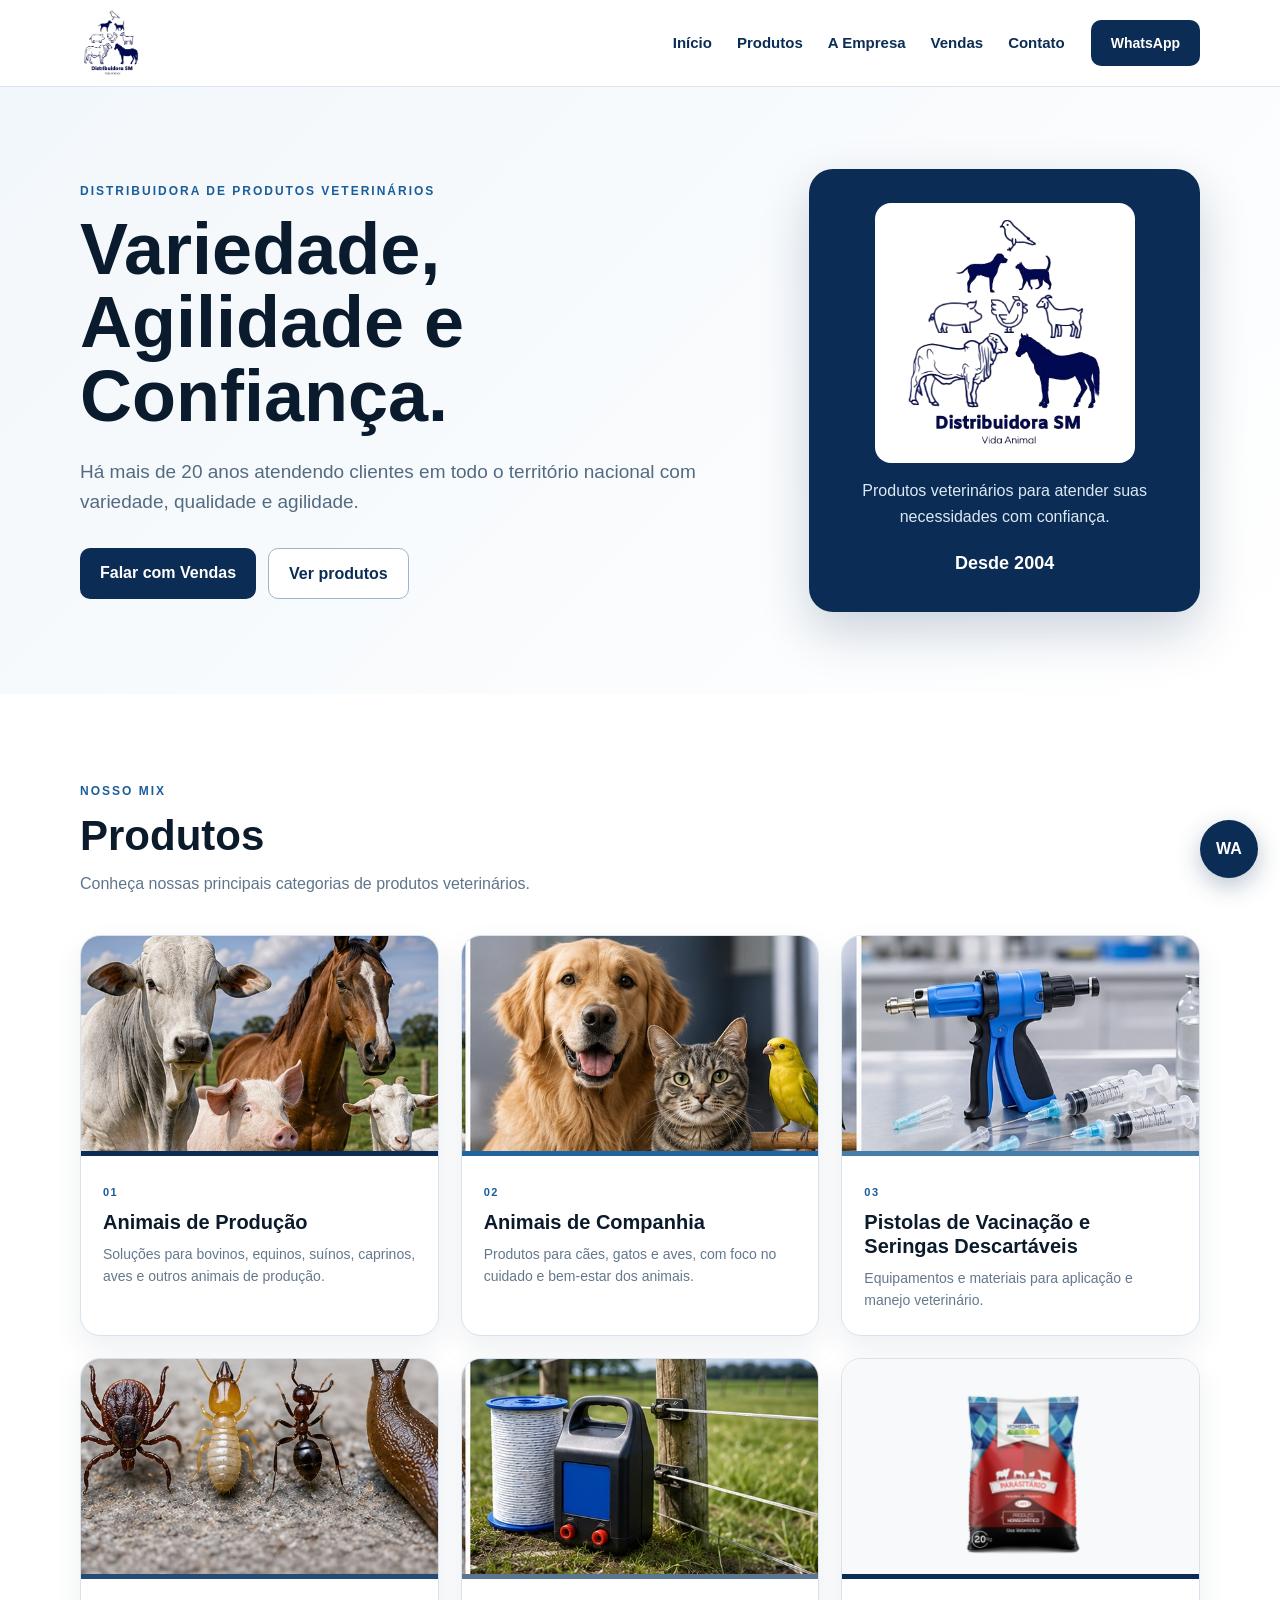
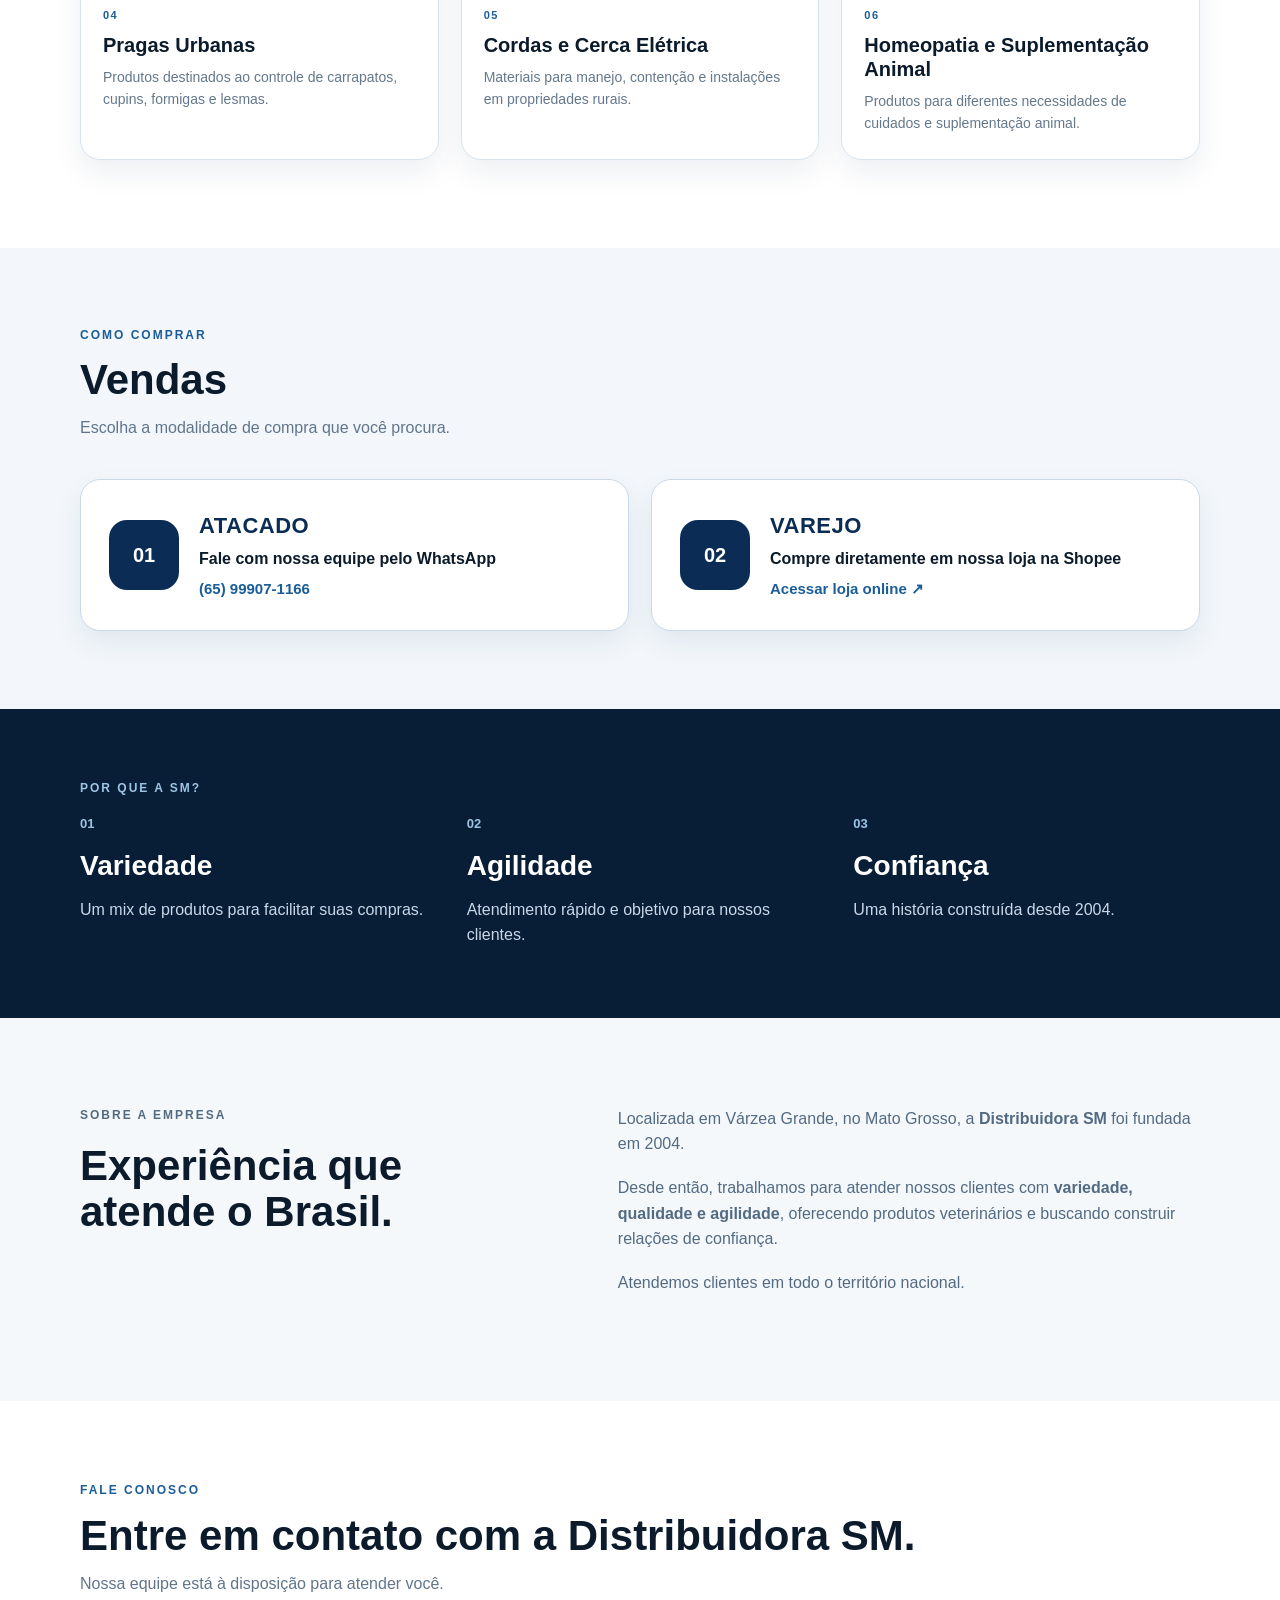
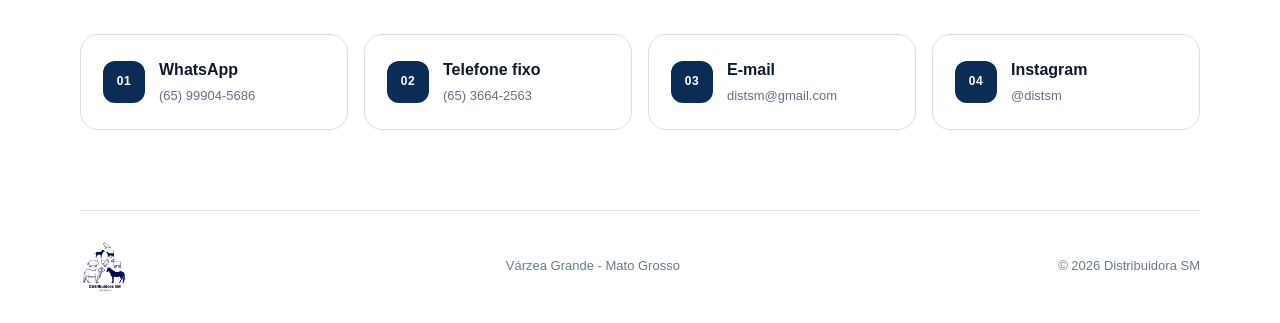
<file: index.html>
<!DOCTYPE html>
<html lang="pt-BR">
<head>
  <meta charset="UTF-8">
  <meta name="viewport" content="width=device-width, initial-scale=1.0">
  <meta name="description" content="Distribuidora SM - Distribuidora de Produtos Veterinários. Variedade, Agilidade e Confiança desde 2004.">
  <meta name="theme-color" content="#0b2d55">
  <title>Distribuidora SM | Produtos Veterinários</title>
  <link rel="stylesheet" href="style.css">
</head>
<body>
  <header class="header">
    <div class="container nav">
      <a class="logo" href="#inicio" aria-label="Distribuidora SM - início">
        <img src="logo.png" alt="Distribuidora SM - Vida Animal">
      </a>
      <nav aria-label="Navegação principal">
        <a href="#inicio">Início</a>
        <a href="#produtos">Produtos</a>
        <a href="#empresa">A Empresa</a>
        <a href="#vendas">Vendas</a>
        <a href="#contato">Contato</a>
      </nav>
      <a class="nav-whatsapp" href="https://wa.me/5565999045686" target="_blank" rel="noopener">WhatsApp</a>
    </div>
  </header>

  <main>
    <section id="inicio" class="hero">
      <div class="container hero-content">
        <div>
          <p class="eyebrow">DISTRIBUIDORA DE PRODUTOS VETERINÁRIOS</p>
          <h1>Variedade, Agilidade e Confiança.</h1>
          <p class="hero-text">Há mais de 20 anos atendendo clientes em todo o território nacional com variedade, qualidade e agilidade.</p>
          <div class="buttons">
            <a class="btn primary" href="https://wa.me/5565999071166?text=Olá!%20Gostaria%20de%20informações%20sobre%20vendas%20no%20atacado." target="_blank" rel="noopener">Falar com Vendas</a>
            <a class="btn secondary" href="#produtos">Ver produtos</a>
          </div>
        </div>
        <div class="hero-card">
          <img class="hero-logo" src="logo.png" alt="Distribuidora SM">
          <p>Produtos veterinários para atender suas necessidades com confiança.</p>
          <strong>Desde 2004</strong>
        </div>
      </div>
    </section>

    <section id="produtos" class="section products-section">
      <div class="container">
        <p class="eyebrow">NOSSO MIX</p>
        <h2 class="section-title">Produtos</h2>
        <p class="section-intro">Conheça nossas principais categorias de produtos veterinários.</p>

        <div class="products-grid">
          <article class="product-card">
            <div class="product-photo"><img src="prod-producao.jpg" alt="Animais de produção em uma propriedade rural"></div>
            <div class="product-body"><span class="product-number">01</span><h3>Animais de Produção</h3><p>Soluções para bovinos, equinos, suínos, caprinos, aves e outros animais de produção.</p></div>
          </article>

          <article class="product-card">
            <div class="product-photo"><img src="prod-companhia.jpg" alt="Cachorro, gato e passarinho de companhia"></div>
            <div class="product-body"><span class="product-number">02</span><h3>Animais de Companhia</h3><p>Produtos para cães, gatos e aves, com foco no cuidado e bem-estar dos animais.</p></div>
          </article>

          <article class="product-card">
            <div class="product-photo"><img src="prod-vacinacao.jpg" alt="Pistola de vacinação, seringas e materiais veterinários"></div>
            <div class="product-body"><span class="product-number">03</span><h3>Pistolas de Vacinação e Seringas Descartáveis</h3><p>Equipamentos e materiais para aplicação e manejo veterinário.</p></div>
          </article>

          <article class="product-card">
            <div class="product-photo"><img src="prod-pragas.jpg" alt="Carrapato, cupim, formiga e lesma"></div>
            <div class="product-body"><span class="product-number">04</span><h3>Pragas Urbanas</h3><p>Produtos destinados ao controle de carrapatos, cupins, formigas e lesmas.</p></div>
          </article>

          <article class="product-card">
            <div class="product-photo"><img src="prod-cordas.jpg" alt="Cerca elétrica, fios e equipamentos de manejo"></div>
            <div class="product-body"><span class="product-number">05</span><h3>Cordas e Cerca Elétrica</h3><p>Materiais para manejo, contenção e instalações em propriedades rurais.</p></div>
          </article>

          <article class="product-card">
            <div class="product-photo"><img src="homeopatia-homeo-vita.png" alt="Homeo-Vita Parasitário, produto de homeopatia animal"></div>
            <div class="product-body"><span class="product-number">06</span><h3>Homeopatia e Suplementação Animal</h3><p>Produtos para diferentes necessidades de cuidados e suplementação animal.</p></div>
          </article>
        </div>
      </div>
    </section>

    <section id="vendas" class="sales-section">
      <div class="container">
        <p class="eyebrow">COMO COMPRAR</p>
        <h2 class="section-title">Vendas</h2>
        <p class="section-intro">Escolha a modalidade de compra que você procura.</p>
        <div class="sales-grid">
          <a class="sales-card" href="https://wa.me/5565999071166?text=Olá!%20Gostaria%20de%20informações%20sobre%20vendas%20no%20atacado." target="_blank" rel="noopener">
            <div class="sales-icon">01</div>
            <div><span class="sales-label">ATACADO</span><strong>Fale com nossa equipe pelo WhatsApp</strong><small>(65) 99907-1166</small></div>
          </a>
          <a class="sales-card" href="https://s.shopee.com.br/LmyEhmrbj" target="_blank" rel="noopener noreferrer">
            <div class="sales-icon">02</div>
            <div><span class="sales-label">VAREJO</span><strong>Compre diretamente em nossa loja na Shopee</strong><small>Acessar loja online ↗</small></div>
          </a>
        </div>
      </div>
    </section>

    <section class="values">
      <div class="container">
        <p class="eyebrow">POR QUE A SM?</p>
        <div class="values-grid">
          <div><span>01</span><h3>Variedade</h3><p>Um mix de produtos para facilitar suas compras.</p></div>
          <div><span>02</span><h3>Agilidade</h3><p>Atendimento rápido e objetivo para nossos clientes.</p></div>
          <div><span>03</span><h3>Confiança</h3><p>Uma história construída desde 2004.</p></div>
        </div>
      </div>
    </section>

    <section id="empresa" class="section about">
      <div class="container about-grid">
        <div><p class="eyebrow">SOBRE A EMPRESA</p><h2 class="section-title">Experiência que atende o Brasil.</h2></div>
        <div><p>Localizada em Várzea Grande, no Mato Grosso, a <strong>Distribuidora SM</strong> foi fundada em 2004.</p><p>Desde então, trabalhamos para atender nossos clientes com <strong>variedade, qualidade e agilidade</strong>, oferecendo produtos veterinários e buscando construir relações de confiança.</p><p>Atendemos clientes em todo o território nacional.</p></div>
      </div>
    </section>

    <section id="contato" class="contact">
      <div class="container">
        <p class="eyebrow">FALE CONOSCO</p>
        <h2 class="section-title">Entre em contato com a Distribuidora SM.</h2>
        <p class="section-intro">Nossa equipe está à disposição para atender você.</p>
        <div class="contact-grid">
          <a class="contact-card" href="https://wa.me/5565999045686?text=Olá!%20Sou%20cliente%20e%20gostaria%20de%20fazer%20uma%20cotação." target="_blank" rel="noopener"><span class="contact-icon">01</span><div><strong>WhatsApp</strong><small>(65) 99904-5686</small></div></a>
          <a class="contact-card" href="tel:+556536642563"><span class="contact-icon">02</span><div><strong>Telefone fixo</strong><small>(65) 3664-2563</small></div></a>
          <a class="contact-card" href="mailto:distsm@gmail.com"><span class="contact-icon">03</span><div><strong>E-mail</strong><small>distsm@gmail.com</small></div></a>
          <a class="contact-card" href="https://www.instagram.com/distsm/" target="_blank" rel="noopener noreferrer"><span class="contact-icon">04</span><div><strong>Instagram</strong><small>@distsm</small></div></a>
        </div>
      </div>
    </section>
  </main>

  <footer><div class="container footer-content"><div><img class="footer-logo" src="logo.png" alt="Distribuidora SM"></div><div>Várzea Grande - Mato Grosso</div><div>© 2026 Distribuidora SM</div></div></footer>
  <a class="floating-whatsapp" href="https://wa.me/5565999045686?text=Olá!%20Gostaria%20de%20falar%20com%20a%20Distribuidora%20SM." target="_blank" rel="noopener" aria-label="Falar no WhatsApp">WA</a>
</body>
</html>
</file>
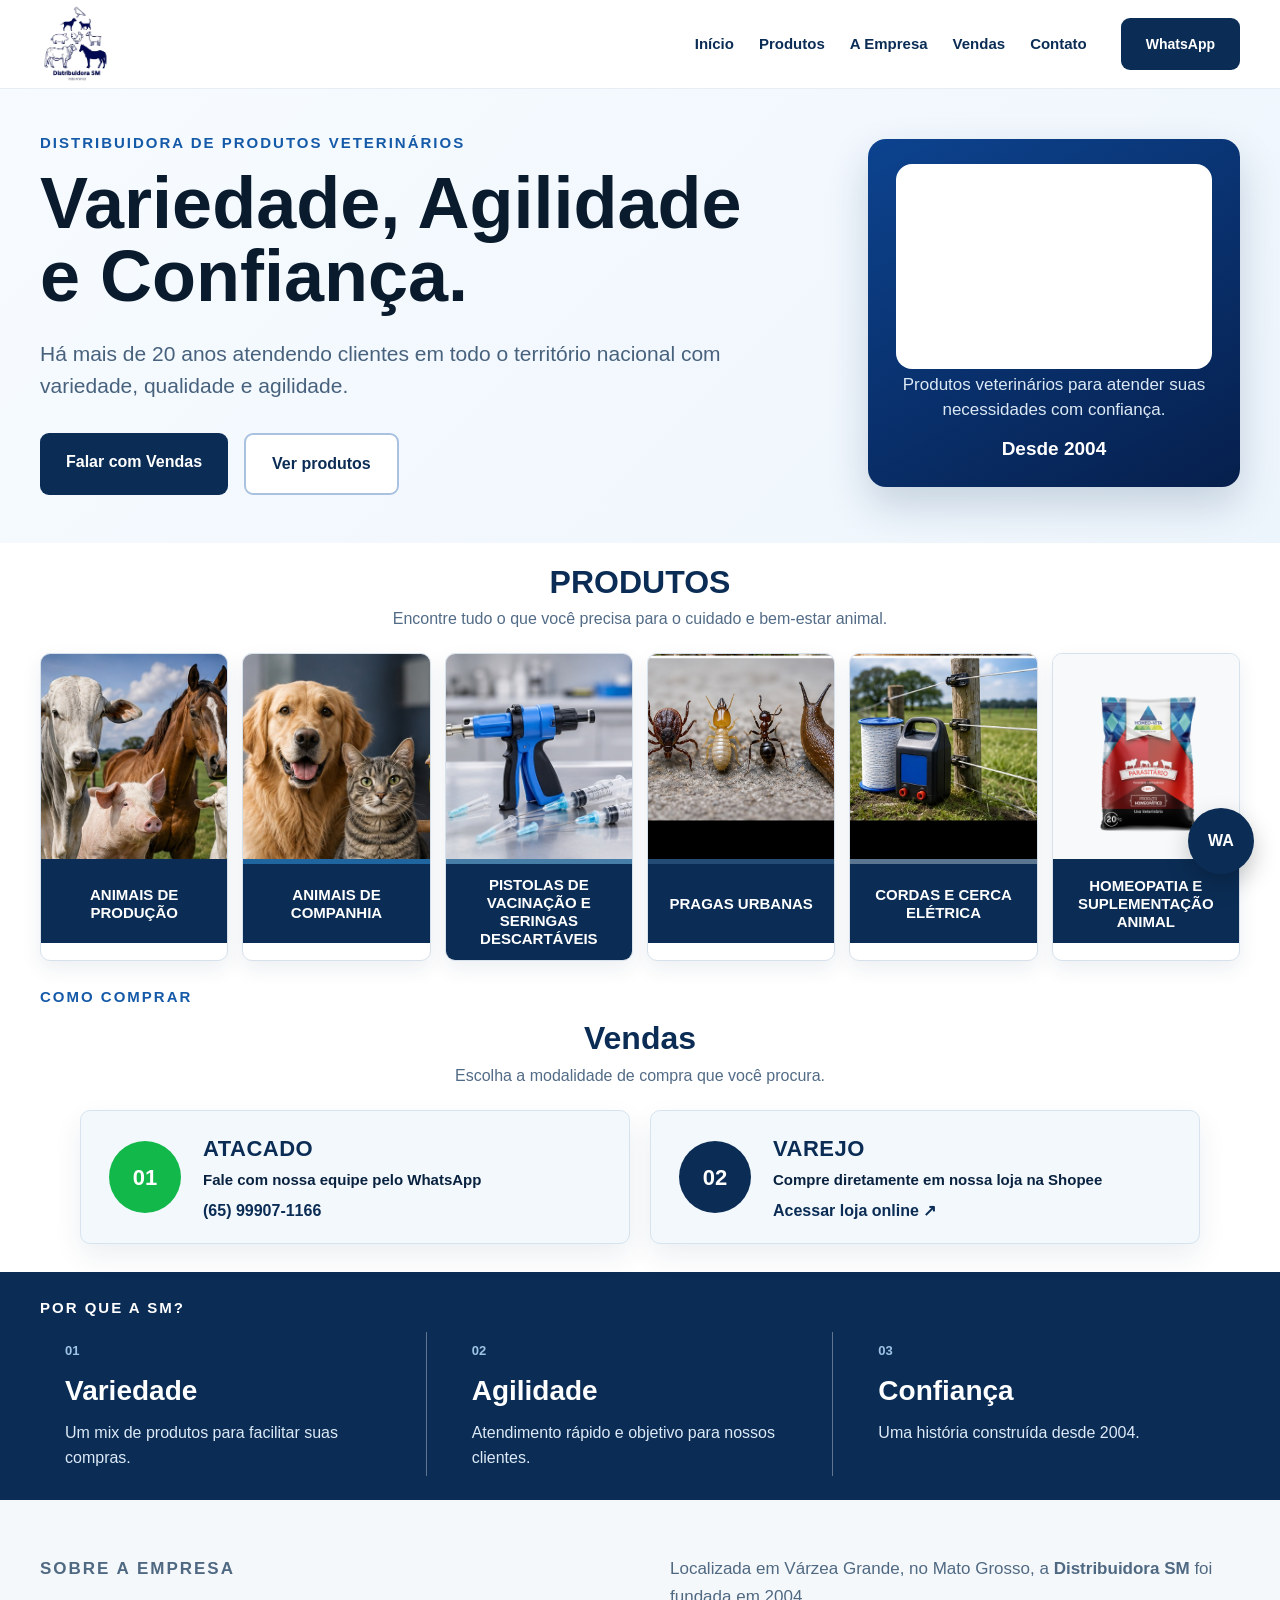
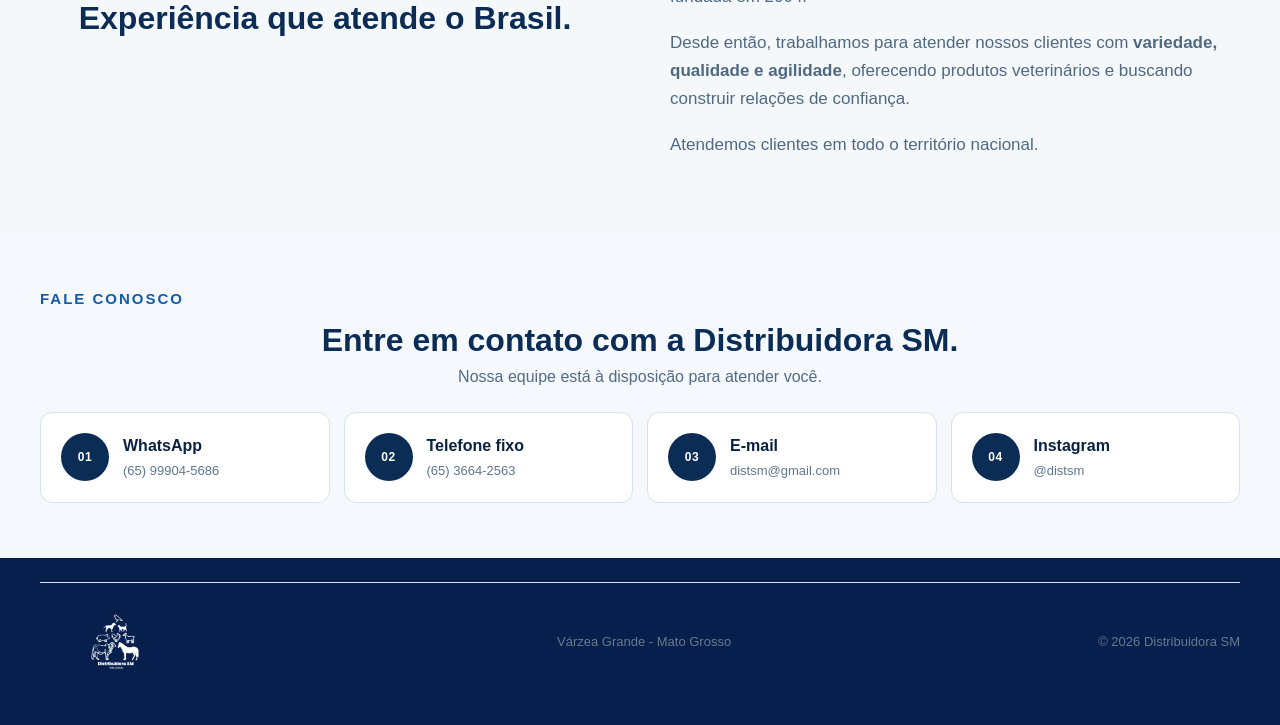
<file: index(3).html>
<!DOCTYPE html>
<html lang="pt-BR">
<head>
  <meta charset="UTF-8">
  <meta name="viewport" content="width=device-width, initial-scale=1.0">
  <meta name="description" content="Distribuidora SM - Distribuidora de Produtos Veterinários. Variedade, Agilidade e Confiança desde 2004.">
  <meta name="theme-color" content="#0b2d55">
  <title>Distribuidora SM | Produtos Veterinários</title>
  <link rel="stylesheet" href="style.css">
<style>
:root{--blue:#0b2d55;--blue2:#073f92;--ink:#09223f;--line:#dce6f1}
*{box-sizing:border-box}body{margin:0;color:var(--ink);background:#fff;font-family:Arial,Helvetica,sans-serif}.container{width:min(1400px,calc(100% - 80px));margin:auto}
.header{background:#fff;border-bottom:1px solid #e7edf4}.nav{min-height:88px;display:flex;align-items:center;gap:34px}.logo{display:flex;align-items:center;margin-right:auto}.logo img{width:190px;height:78px;object-fit:contain;object-position:left center}nav{display:flex;align-items:center;gap:34px}nav a{color:var(--ink);font-weight:800;text-decoration:none;font-size:16px}.nav-whatsapp{background:var(--blue);color:#fff;text-decoration:none;font-weight:800;padding:15px 25px;border-radius:9px}
.hero{background:linear-gradient(135deg,#f7fbff,#edf5fc);padding:42px 0 48px}.hero-content{display:grid;grid-template-columns:1.35fr .65fr;gap:55px;align-items:center}.eyebrow{margin:0 0 12px;color:#155aa8;font-weight:900;letter-spacing:2px;font-size:15px}h1{font-size:clamp(46px,5vw,76px);line-height:.98;margin:0 0 24px;color:#0a2441}.hero-text{font-size:21px;line-height:1.55;color:#48627d;max-width:760px;margin:0 0 30px}.buttons{display:flex;gap:16px}.btn{display:inline-block;text-decoration:none;font-weight:900;padding:16px 26px;border-radius:9px}.btn.primary{background:var(--blue);color:#fff}.btn.secondary{background:#fff;color:var(--blue);border:2px solid #a9c2df}
.hero-card{background:linear-gradient(150deg,#0c438f,#061f4c);border-radius:18px;padding:25px 28px 22px;text-align:center;color:#fff;box-shadow:0 18px 40px rgba(8,45,85,.18)}.hero-logo{width:100%;height:205px;object-fit:contain;mix-blend-mode:screen;filter:grayscale(1) brightness(0) invert(1);margin-bottom:4px}.hero-card p{font-size:17px;line-height:1.45;margin:4px auto 12px;max-width:390px}.hero-card strong{font-size:19px}
.products-section{padding:22px 0 12px;background:#fff}.section-title{text-align:center;font-size:32px;margin:0 0 6px;color:var(--blue)}.section-intro{text-align:center;color:#526b86;margin:0 auto 22px;font-size:16px}.products-grid{display:grid;grid-template-columns:repeat(6,1fr);gap:14px}.product-card{background:#fff;border:1px solid #d7e1ec;border-radius:10px;overflow:hidden;box-shadow:0 8px 20px rgba(11,45,85,.08);transition:.2s}.product-card:hover{transform:translateY(-4px);box-shadow:0 14px 28px rgba(11,45,85,.14)}.product-photo{height:205px;background:#f0f4f8;overflow:hidden}.product-photo img{width:100%;height:100%;object-fit:cover;display:block}.product-body{background:var(--blue);color:#fff;min-height:84px;padding:12px 10px;text-align:center;display:flex;align-items:center;justify-content:center}.product-body h3{margin:0;color:#fff;font-size:15px;line-height:1.2;text-transform:uppercase}.product-body p,.product-number{display:none}
.sales-section{padding:12px 0 28px;background:#fff}.sales-grid{display:grid;grid-template-columns:1fr 1fr;gap:20px;max-width:1120px;margin:0 auto}.sales-card{display:flex;align-items:center;gap:22px;background:#f3f8fd;border:1px solid #d7e4f0;border-radius:10px;padding:20px 28px;text-decoration:none;color:var(--ink)}.sales-icon{width:72px;height:72px;flex:0 0 72px;border-radius:50%;display:grid;place-items:center;background:var(--blue);color:#fff;font-size:22px;font-weight:900}.sales-card:first-child .sales-icon{background:#13b84b}.sales-label{display:block;font-size:22px;font-weight:900;color:var(--blue);margin-bottom:4px}.sales-card strong{display:block;font-size:15px;margin-bottom:7px}.sales-card small{font-size:16px;font-weight:800;color:var(--blue)}
.values{background:var(--blue);color:#fff;padding:24px 0}.values .eyebrow{color:#fff}.values-grid{display:grid;grid-template-columns:repeat(3,1fr);gap:20px}.values-grid div{border-right:1px solid rgba(255,255,255,.35);padding:5px 25px}.values-grid div:last-child{border-right:0}.values-grid h3{margin:6px 0;color:#fff}.values-grid p{margin:0;color:#dce9f7}.about{padding:55px 0}.about-grid{display:grid;grid-template-columns:1fr 1fr;gap:60px}.about-grid p{color:#506982;line-height:1.65;font-size:17px}.contact{padding:55px 0;background:#f5f9fd}.contact-grid{display:grid;grid-template-columns:repeat(4,1fr);gap:14px}.contact-card{display:flex;align-items:center;gap:14px;padding:20px;border:1px solid #d7e2ed;border-radius:12px;background:#fff;text-decoration:none;color:var(--ink)}.contact-icon{width:48px;height:48px;flex:0 0 48px;border-radius:50%;background:var(--blue);color:#fff;display:grid;place-items:center;font-weight:900}.contact-card strong{display:block;margin-bottom:3px}.contact-card small{color:#60768c}footer{background:#061f4c;color:#fff;padding:24px 0}.footer-content{display:flex;align-items:center;justify-content:space-between;gap:20px}.footer-logo{width:150px;height:58px;object-fit:contain;filter:brightness(0) invert(1)}.floating-whatsapp{position:fixed;right:26px;bottom:26px;width:66px;height:66px;border-radius:50%;display:grid;place-items:center;background:#0b2d55;color:#fff;text-decoration:none;font-weight:900;box-shadow:0 10px 25px rgba(0,0,0,.22);z-index:10}
@media(max-width:1100px){.container{width:min(100% - 36px,1400px)}.products-grid{grid-template-columns:repeat(3,1fr)}nav{gap:18px}}@media(max-width:800px){.nav{flex-wrap:wrap;padding:12px 0}.logo{margin-right:0}.logo img{width:160px;height:65px}nav{order:3;width:100%;justify-content:center;gap:16px;flex-wrap:wrap}.nav-whatsapp{margin-left:auto}.hero-content{grid-template-columns:1fr}.hero-card{max-width:520px;margin:auto}.products-grid{grid-template-columns:repeat(2,1fr)}.sales-grid,.about-grid{grid-template-columns:1fr}.contact-grid{grid-template-columns:repeat(2,1fr)}}@media(max-width:520px){.container{width:calc(100% - 24px)}h1{font-size:42px}.hero-text{font-size:18px}.products-grid,.contact-grid{grid-template-columns:1fr}.buttons{flex-direction:column}.btn{text-align:center}.footer-content{flex-direction:column;text-align:center}}
</style>
</head>
<body>
  <header class="header">
    <div class="container nav">
      <a class="logo" href="#inicio" aria-label="Distribuidora SM - início">
        <img src="logo.png" alt="Distribuidora SM - Vida Animal">
      </a>
      <nav aria-label="Navegação principal">
        <a href="#inicio">Início</a>
        <a href="#produtos">Produtos</a>
        <a href="#empresa">A Empresa</a>
        <a href="#vendas">Vendas</a>
        <a href="#contato">Contato</a>
      </nav>
      <a class="nav-whatsapp" href="https://wa.me/5565999045686" target="_blank" rel="noopener">WhatsApp</a>
    </div>
  </header>

  <main>
    <section id="inicio" class="hero">
      <div class="container hero-content">
        <div>
          <p class="eyebrow">DISTRIBUIDORA DE PRODUTOS VETERINÁRIOS</p>
          <h1>Variedade, Agilidade e Confiança.</h1>
          <p class="hero-text">Há mais de 20 anos atendendo clientes em todo o território nacional com variedade, qualidade e agilidade.</p>
          <div class="buttons">
            <a class="btn primary" href="https://wa.me/5565999071166?text=Olá!%20Gostaria%20de%20informações%20sobre%20vendas%20no%20atacado." target="_blank" rel="noopener">Falar com Vendas</a>
            <a class="btn secondary" href="#produtos">Ver produtos</a>
          </div>
        </div>
        <div class="hero-card">
          <img class="hero-logo" src="logo.png" alt="Distribuidora SM">
          <p>Produtos veterinários para atender suas necessidades com confiança.</p>
          <strong>Desde 2004</strong>
        </div>
      </div>
    </section>

    <section id="produtos" class="section products-section">
<div class="container">
<h2 class="section-title">PRODUTOS</h2>
<p class="section-intro">Encontre tudo o que você precisa para o cuidado e bem-estar animal.</p>
<div class="products-grid">
<article class="product-card"><div class="product-photo"><img src="prod-producao.jpg" alt="Animais de produção"></div><div class="product-body"><h3>Animais de Produção</h3></div></article>
<article class="product-card"><div class="product-photo"><img src="prod-companhia.jpg" alt="Cachorro, gato e passarinho"></div><div class="product-body"><h3>Animais de Companhia</h3></div></article>
<article class="product-card"><div class="product-photo"><img src="prod-vacinacao.jpg" alt="Pistola de vacinação e seringas descartáveis"></div><div class="product-body"><h3>Pistolas de Vacinação e Seringas Descartáveis</h3></div></article>
<article class="product-card"><div class="product-photo"><img src="prod-pragas.jpg" alt="Carrapato, cupim, formiga e lesma"></div><div class="product-body"><h3>Pragas Urbanas</h3></div></article>
<article class="product-card"><div class="product-photo"><img src="prod-cordas.jpg" alt="Cordas e cerca elétrica"></div><div class="product-body"><h3>Cordas e Cerca Elétrica</h3></div></article>
<article class="product-card"><div class="product-photo"><img src="homeopatia-homeo-vita.png" alt="Homeo-Vita - Homeopatia Animal"></div><div class="product-body"><h3>Homeopatia e Suplementação Animal</h3></div></article>
</div></div></section>

    <section id="vendas" class="sales-section">
      <div class="container">
        <p class="eyebrow">COMO COMPRAR</p>
        <h2 class="section-title">Vendas</h2>
        <p class="section-intro">Escolha a modalidade de compra que você procura.</p>
        <div class="sales-grid">
          <a class="sales-card" href="https://wa.me/5565999071166?text=Olá!%20Gostaria%20de%20informações%20sobre%20vendas%20no%20atacado." target="_blank" rel="noopener">
            <div class="sales-icon">01</div>
            <div><span class="sales-label">ATACADO</span><strong>Fale com nossa equipe pelo WhatsApp</strong><small>(65) 99907-1166</small></div>
          </a>
          <a class="sales-card" href="https://s.shopee.com.br/LmyEhmrbj" target="_blank" rel="noopener noreferrer">
            <div class="sales-icon">02</div>
            <div><span class="sales-label">VAREJO</span><strong>Compre diretamente em nossa loja na Shopee</strong><small>Acessar loja online ↗</small></div>
          </a>
        </div>
      </div>
    </section>

    <section class="values">
      <div class="container">
        <p class="eyebrow">POR QUE A SM?</p>
        <div class="values-grid">
          <div><span>01</span><h3>Variedade</h3><p>Um mix de produtos para facilitar suas compras.</p></div>
          <div><span>02</span><h3>Agilidade</h3><p>Atendimento rápido e objetivo para nossos clientes.</p></div>
          <div><span>03</span><h3>Confiança</h3><p>Uma história construída desde 2004.</p></div>
        </div>
      </div>
    </section>

    <section id="empresa" class="section about">
      <div class="container about-grid">
        <div><p class="eyebrow">SOBRE A EMPRESA</p><h2 class="section-title">Experiência que atende o Brasil.</h2></div>
        <div><p>Localizada em Várzea Grande, no Mato Grosso, a <strong>Distribuidora SM</strong> foi fundada em 2004.</p><p>Desde então, trabalhamos para atender nossos clientes com <strong>variedade, qualidade e agilidade</strong>, oferecendo produtos veterinários e buscando construir relações de confiança.</p><p>Atendemos clientes em todo o território nacional.</p></div>
      </div>
    </section>

    <section id="contato" class="contact">
      <div class="container">
        <p class="eyebrow">FALE CONOSCO</p>
        <h2 class="section-title">Entre em contato com a Distribuidora SM.</h2>
        <p class="section-intro">Nossa equipe está à disposição para atender você.</p>
        <div class="contact-grid">
          <a class="contact-card" href="https://wa.me/5565999045686?text=Olá!%20Sou%20cliente%20e%20gostaria%20de%20fazer%20uma%20cotação." target="_blank" rel="noopener"><span class="contact-icon">01</span><div><strong>WhatsApp</strong><small>(65) 99904-5686</small></div></a>
          <a class="contact-card" href="tel:+556536642563"><span class="contact-icon">02</span><div><strong>Telefone fixo</strong><small>(65) 3664-2563</small></div></a>
          <a class="contact-card" href="mailto:distsm@gmail.com"><span class="contact-icon">03</span><div><strong>E-mail</strong><small>distsm@gmail.com</small></div></a>
          <a class="contact-card" href="https://www.instagram.com/distsm/" target="_blank" rel="noopener noreferrer"><span class="contact-icon">04</span><div><strong>Instagram</strong><small>@distsm</small></div></a>
        </div>
      </div>
    </section>
  </main>

  <footer><div class="container footer-content"><div><img class="footer-logo" src="logo.png" alt="Distribuidora SM"></div><div>Várzea Grande - Mato Grosso</div><div>© 2026 Distribuidora SM</div></div></footer>
  <a class="floating-whatsapp" href="https://wa.me/5565999045686?text=Olá!%20Gostaria%20de%20falar%20com%20a%20Distribuidora%20SM." target="_blank" rel="noopener" aria-label="Falar no WhatsApp">WA</a>
</body>
</html>
</file>
<file: style.css>
*{box-sizing:border-box;margin:0;padding:0}
html{scroll-behavior:smooth}
body{font-family:Arial,Helvetica,sans-serif;color:#0b1b2b;background:#fff;line-height:1.6}
.container{width:min(1120px,92%);margin:auto}
.header{position:sticky;top:0;z-index:20;background:#fff;border-bottom:1px solid #dbe5ef}
.nav{min-height:86px;display:flex;align-items:center;gap:26px}
.logo{display:flex;align-items:center;margin-right:auto;text-decoration:none}
.logo img{display:block;width:auto;height:68px;max-width:190px;object-fit:contain}
.nav nav{display:flex;gap:25px;align-items:center}
.nav nav a{color:#0b2d55;text-decoration:none;font-size:15px;font-weight:800}
.nav nav a:hover{color:#1c5b96}
.nav-whatsapp,.btn{display:inline-block;text-decoration:none;font-weight:800;border-radius:10px;padding:12px 20px}
.nav-whatsapp{background:#0b2d55;color:#fff;font-size:14px}
.hero{background:linear-gradient(135deg,#f2f7fb,#fff);padding:82px 0}
.hero-content{display:grid;grid-template-columns:1.35fr .8fr;gap:70px;align-items:center}
.eyebrow{font-size:12px;letter-spacing:2px;font-weight:900;color:#1b5d99;margin-bottom:12px}
.hero h1{font-size:clamp(44px,6vw,72px);line-height:1.02;max-width:760px;margin-bottom:24px;color:#091b2d}
.hero-text{font-size:19px;max-width:680px;color:#526b83;margin-bottom:30px}
.buttons{display:flex;gap:12px;flex-wrap:wrap}
.primary{background:#0b2d55;color:#fff}
.secondary{border:1px solid #9eb5cc;color:#0b2d55;background:#fff}
.btn:hover,.nav-whatsapp:hover{transform:translateY(-1px);filter:brightness(1.06)}
.hero-card{background:#0b2d55;color:#fff;border-radius:24px;padding:34px;box-shadow:0 20px 50px rgba(11,45,85,.20);text-align:center}
.hero-logo{display:block;width:min(260px,90%);height:260px;object-fit:contain;margin:0 auto 15px;background:#fff;border-radius:16px;padding:10px}
.hero-card p{color:#dce9f5;margin-bottom:20px}
.hero-card strong{font-size:18px}
.section{padding:88px 0}
.section-title{font-size:42px;line-height:1.1;margin-bottom:12px;color:#0b1b2b}
.section-intro{color:#60758b;max-width:680px;margin-bottom:38px}
.products-section{background:#fff}
.products-grid{display:grid;grid-template-columns:repeat(3,1fr);gap:22px}
.product-card{overflow:hidden;background:#fff;border:1px solid #d8e3ed;border-radius:20px;box-shadow:0 12px 30px rgba(11,45,85,.08);transition:transform .2s ease,box-shadow .2s ease}
.product-card:hover{transform:translateY(-5px);box-shadow:0 18px 36px rgba(11,45,85,.15)}
.product-photo{height:215px;background:#edf3f8;overflow:hidden}
.product-photo img{width:100%;height:100%;display:block;object-fit:cover}
.product-card:nth-child(6) .product-photo img{object-fit:contain;background:#f7f9fb;padding:8px}
.product-body{padding:22px 22px 24px;border-top:5px solid #0b2d55}
.product-card:nth-child(2) .product-body{border-color:#1f659f}
.product-card:nth-child(3) .product-body{border-color:#467ea8}
.product-card:nth-child(4) .product-body{border-color:#244b73}
.product-card:nth-child(5) .product-body{border-color:#5a7690}
.product-card:nth-child(6) .product-body{border-color:#0b2d55}
.product-number{font-size:11px;letter-spacing:1.5px;font-weight:900;color:#1b5d99}
.product-body h3{font-size:20px;line-height:1.2;color:#0b1b2b;margin:6px 0 9px}
.product-body p{font-size:14px;color:#64788c}
.sales-section{padding:78px 0;background:#f3f7fb}
.sales-grid{display:grid;grid-template-columns:repeat(2,1fr);gap:22px}
.sales-card{display:flex;align-items:center;gap:20px;padding:28px;border-radius:20px;text-decoration:none;color:#0b1b2b;border:1px solid #cbd9e7;background:#fff;box-shadow:0 12px 28px rgba(11,45,85,.08);transition:transform .2s ease,box-shadow .2s ease,border-color .2s ease}
.sales-card:hover{transform:translateY(-4px);box-shadow:0 18px 34px rgba(11,45,85,.14);border-color:#0b2d55}
.sales-icon{width:70px;height:70px;flex:0 0 70px;border-radius:18px;display:grid;place-items:center;font-size:20px;font-weight:900;color:#fff;background:#0b2d55}
.sales-label{display:block;color:#0b2d55;font-size:22px;font-weight:900;letter-spacing:.5px;margin-bottom:5px}
.sales-card strong{display:block;font-size:16px;line-height:1.35;margin-bottom:7px}
.sales-card small{display:inline-block;color:#1b5d99;font-size:15px;font-weight:800}
.values{background:#081d36;color:#fff;padding:70px 0}
.values .eyebrow{color:#9ec4e5}
.values-grid{display:grid;grid-template-columns:repeat(3,1fr);gap:40px}
.values-grid span{font-size:13px;color:#9ec4e5;font-weight:900}
.values-grid h3{font-size:28px;margin:8px 0}
.values-grid p{color:#c8d8e8}
.about{background:#f5f8fb}
.about-grid{display:grid;grid-template-columns:1fr 1.3fr;gap:90px}
.about-grid p{margin-bottom:18px;color:#526b83}
.contact{padding:80px 0}
.contact-grid{display:grid;grid-template-columns:repeat(4,1fr);gap:16px}
.contact-card{display:flex;align-items:center;gap:14px;padding:22px;border:1px solid #d3e0eb;border-radius:18px;background:#fff;text-decoration:none;color:#0b1b2b;transition:transform .2s ease,box-shadow .2s ease,border-color .2s ease}
.contact-card:hover{transform:translateY(-3px);box-shadow:0 12px 30px rgba(10,35,65,.10);border-color:#0b2d55}
.contact-card strong{display:block;font-size:16px;margin-bottom:3px}
.contact-card small{display:block;color:#617184;font-size:13px;word-break:break-word}
.contact-icon{width:42px;height:42px;flex:0 0 42px;border-radius:12px;background:#0b2d55;color:#fff;display:grid;place-items:center;font-size:12px;font-weight:900;letter-spacing:.5px}
.footer-content{border-top:1px solid #dbe5ef;padding:30px 0;display:flex;justify-content:space-between;align-items:center;gap:20px;color:#687b8d;font-size:13px}
.footer-logo{display:block;height:52px;width:auto;object-fit:contain}
.floating-whatsapp{position:fixed;right:22px;bottom:22px;width:58px;height:58px;border-radius:50%;display:grid;place-items:center;background:#0b2d55;color:#fff;text-decoration:none;font-weight:900;box-shadow:0 8px 25px rgba(11,45,85,.28);z-index:30}
@media(max-width:950px){.nav nav{gap:14px}.products-grid{grid-template-columns:repeat(2,1fr)}.contact-grid{grid-template-columns:repeat(2,1fr)}.hero-content,.about-grid{grid-template-columns:1fr}.hero-card{max-width:520px}.values-grid{grid-template-columns:1fr}}
@media(max-width:700px){.nav{min-height:76px}.logo img{height:58px;max-width:160px}.nav nav{display:none}.hero{padding:60px 0}.products-grid,.sales-grid,.contact-grid{grid-template-columns:1fr}.section{padding:65px 0}.hero h1{font-size:45px}.hero-card{padding:25px}.hero-logo{height:230px}.footer-content{flex-direction:column;align-items:flex-start}.nav-whatsapp{padding:10px 14px}.product-photo{height:220px}}
</file>
